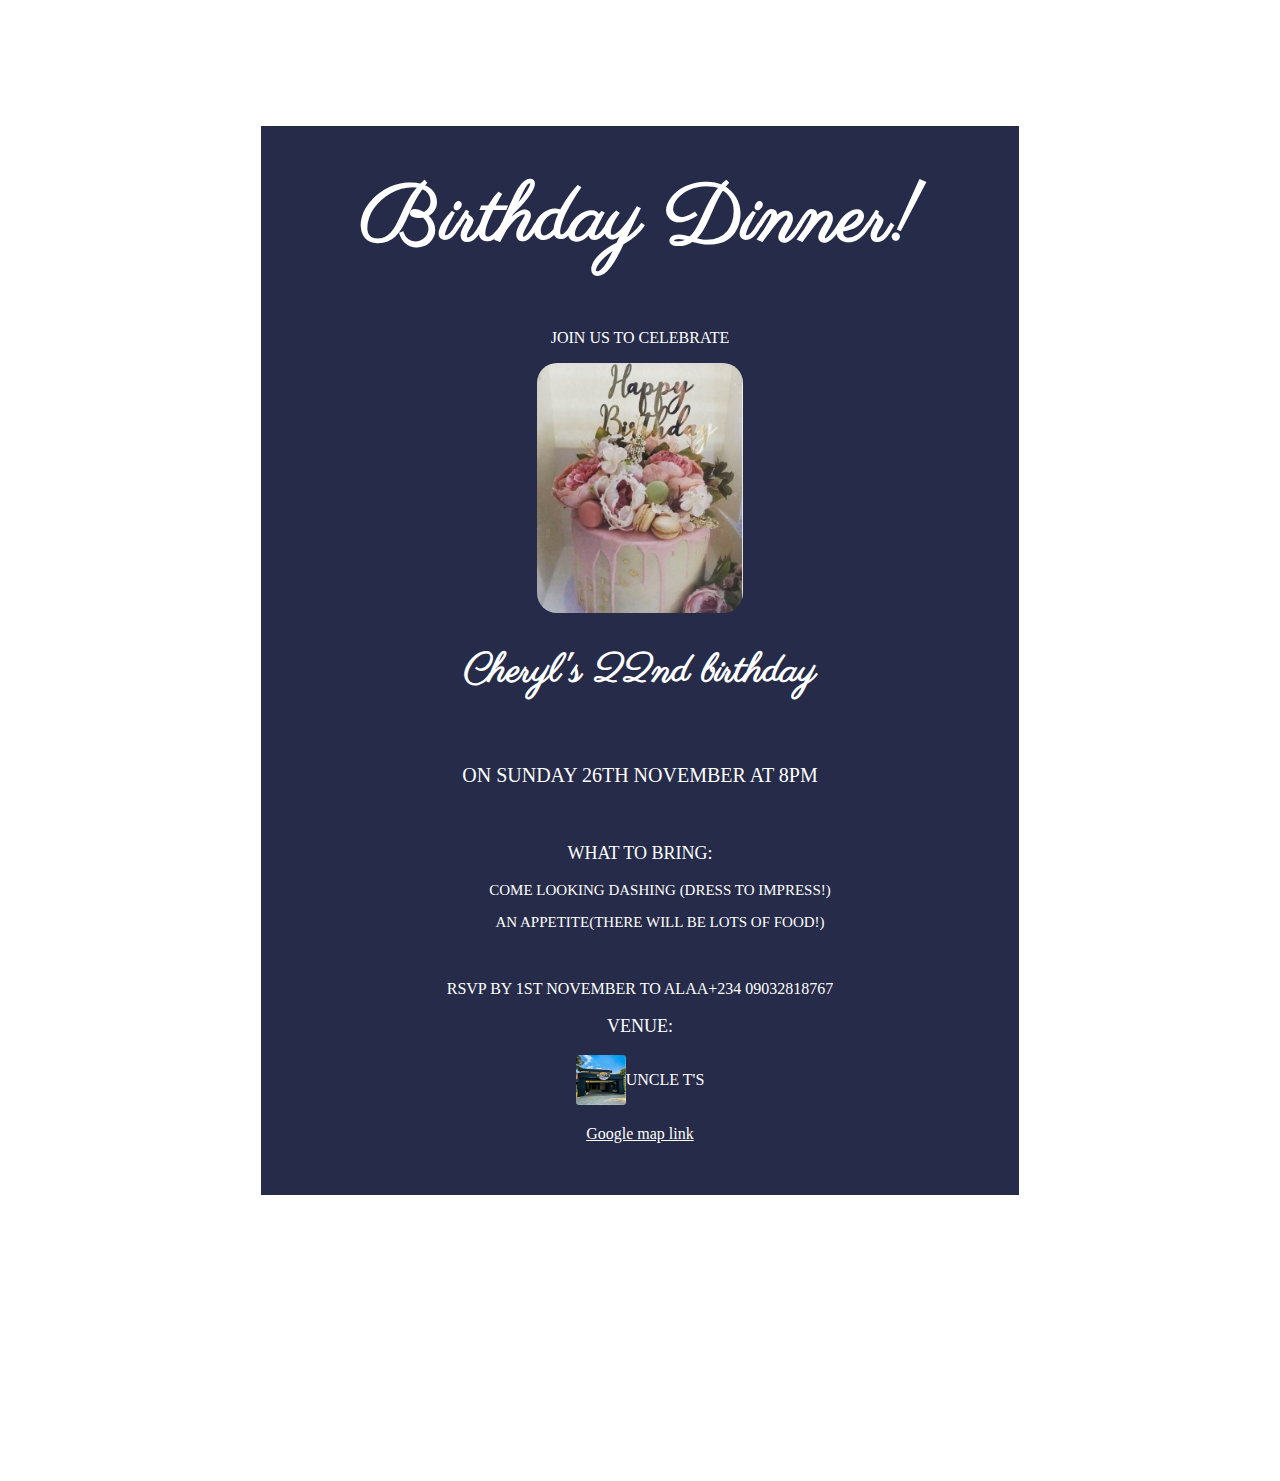
<file: profolio work/birthday-invite.html>
<!DOCTYPE html>
<html lang="en">
  <head>
    <meta charset="UTF-8" />
    <meta name="viewport" content="width=device-width, initial-scale=1.0" />
    <title>Cindy's birthday invitation</title>
    <link rel="preconnect" href="https://fonts.googleapis.com">
<link rel="preconnect" href="https://fonts.gstatic.com" crossorigin>
<link href="https://fonts.googleapis.com/css2?family=Caveat&family=Parisienne&family=Playfair+Display:wght@500&display=swap" rel="stylesheet">
    
    <style>
    body{
      color: white;
    }

      header {
        text-align: center;
      
        font-size: 60px;
        
      }
      .pop{
        font-family: 'Parisienne', cursive;

      }
      
      
      #november {
        font-size: 15px;
      
        text-align: center;
        margin-top: -20px;
        
      }

      #viss {
        text-align: center;
      }
      #image {
        border-radius: 20px;
      }

      
      #map {
        border-radius: 3px;
        height: 50px;
        width: 50px;
      }

      .rights {
        text-align: center;
        
      }
    
      .google {
        font-family: "Libre Baskerville", serif;
      }
      .container {
        
        background-color: #252B48;
        justify-content: center;
        text-align: center;
        margin-top: 10%;
        margin-bottom: 20%;
        margin-left: 20%;
        margin-right: 20%;
        
       
      }
      .flex-container{
        display: flex;
        justify-content: center;
      }
    </style>
  </head>
  <body>
    <div class="container">
      <div id="viss">
        <h1 class="pop" style="font-size: 80px; padding-top:40px ; padding-bottom: 0;">Birthday Dinner!</h1>
      
       <p class="text">JOIN US TO CELEBRATE</p>
     
        <img
          id="image"
          src="../assets copy/assets/images/cake2.jpg"
          height="250"
          alt=" light-pink birthday cake with flowers"
        />
      </div>
      <P><h1 class="pop" style="font-size: 40px;">Cheryl's 22nd birthday</h1></P>

      <br>
      <p class="text" style="font-size: 20px;">ON SUNDAY 26TH NOVEMBER AT 8PM</p>
      <br>
      <p class="text" style="font-size: 18px;">WHAT TO BRING:</p>
      <ul style="font-size: 15px;">
        <p>COME LOOKING DASHING (DRESS TO IMPRESS!)</li>
        <p>AN APPETITE(THERE WILL BE LOTS OF FOOD!)</li>
        
      </ul>
      <br>
      <p class="text">RSVP BY 1ST NOVEMBER TO ALAA+234 09032818767</p>
      <p class="text" style="font-size: 18px;">VENUE:</p>

      <div class="flex-container">
        <div>
          <img
            id="map"
            src="../assets copy/assets/images/unclets.jpg"
            height="280"
            alt="outside view of uncle t's restaurant"
          />
        </div>
        
        <div>
            <p class="text" >UNCLE T'S</p>
        </div>
  
      </div>
      <p>
        <a class="text" style="color: white;"
          class="google"
          href="https://www.google.com/maps/place/Uncle+T%E2%80%99s/@9.0754447,7.4136917,17z/data=!3m1!4b1!4m6!3m5!1s0x104e7536c53c5aa9:0xb28baa4ec39fd087!8m2!3d9.0754447!4d7.4162666!16s%2Fg%2F11q2ywy2lh?entry=ttu"
          >Google map link</a
        >
      </p>
      <br />
      <br />
    </div>
    <footer>
      <p class="rights">© Cindy Ekaji Mgbe. All rights reserved.</p>
    </footer>
  </body>
</html>
</file>
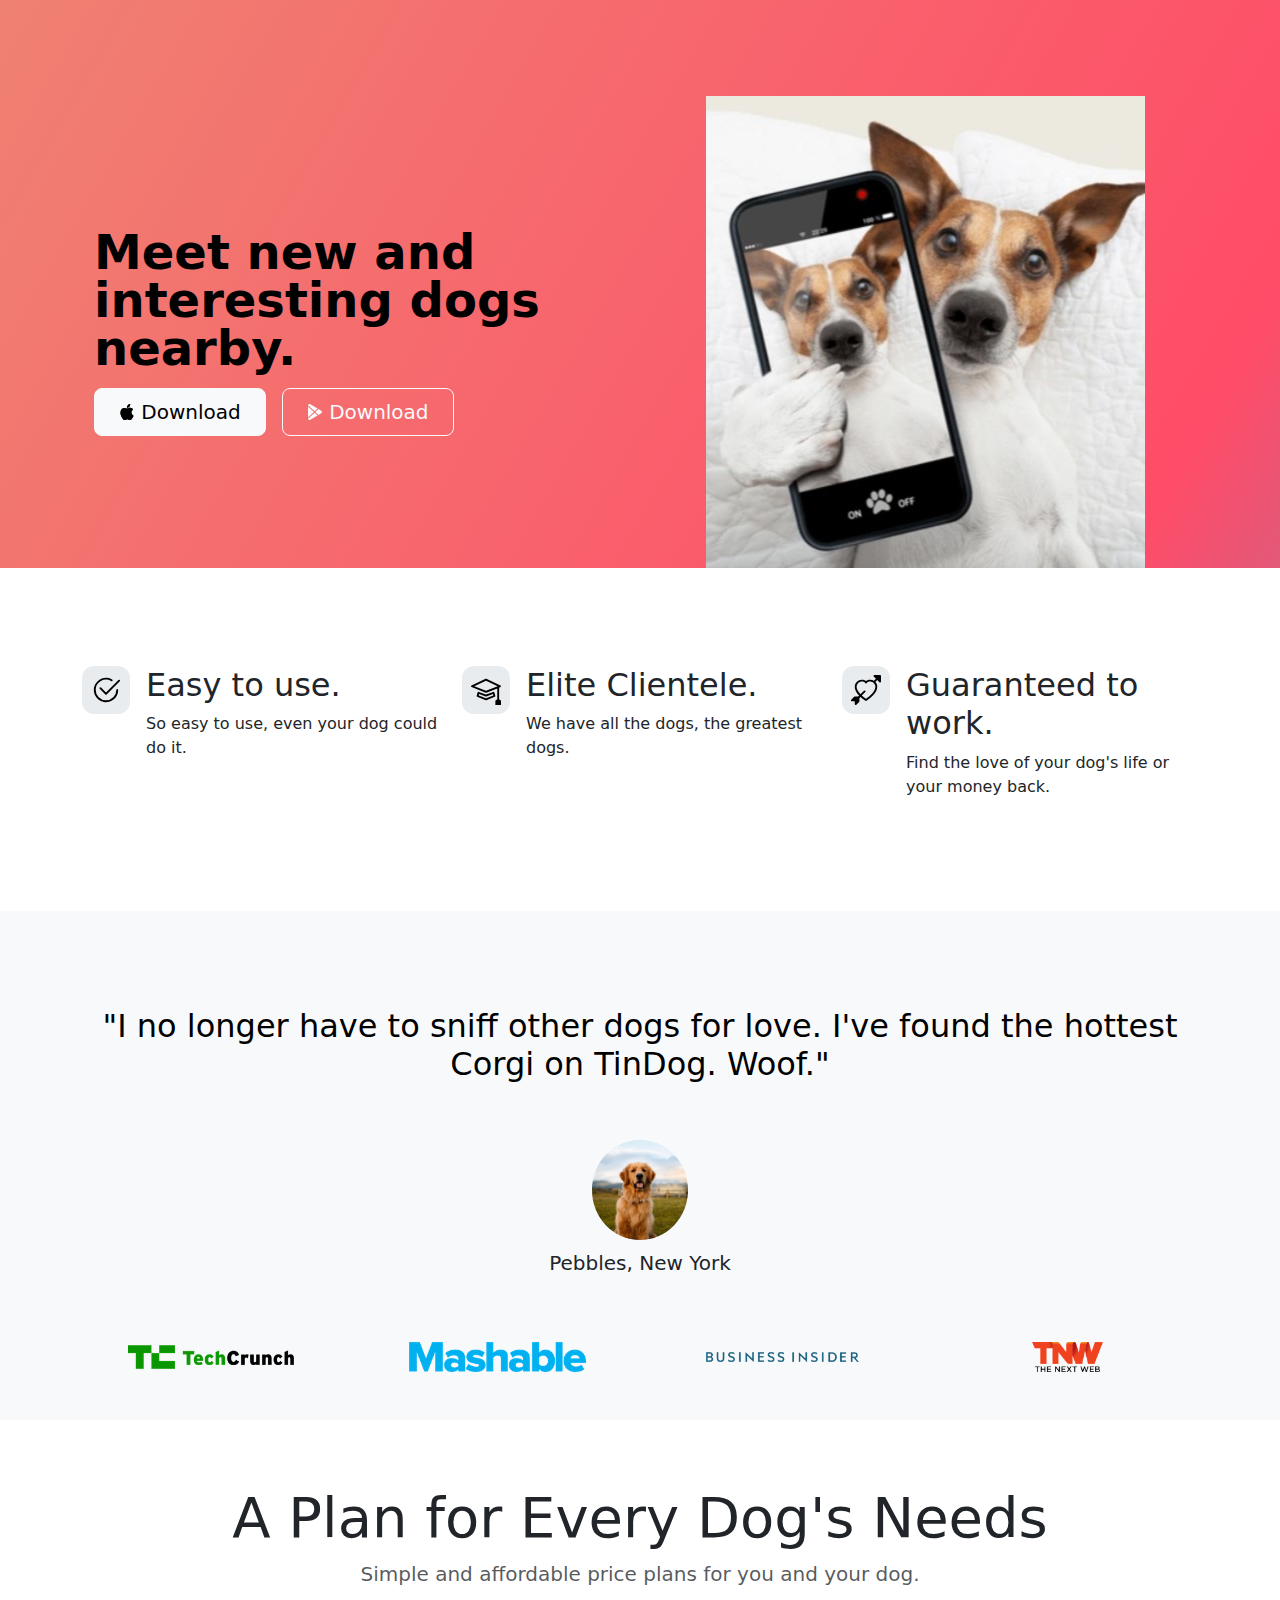
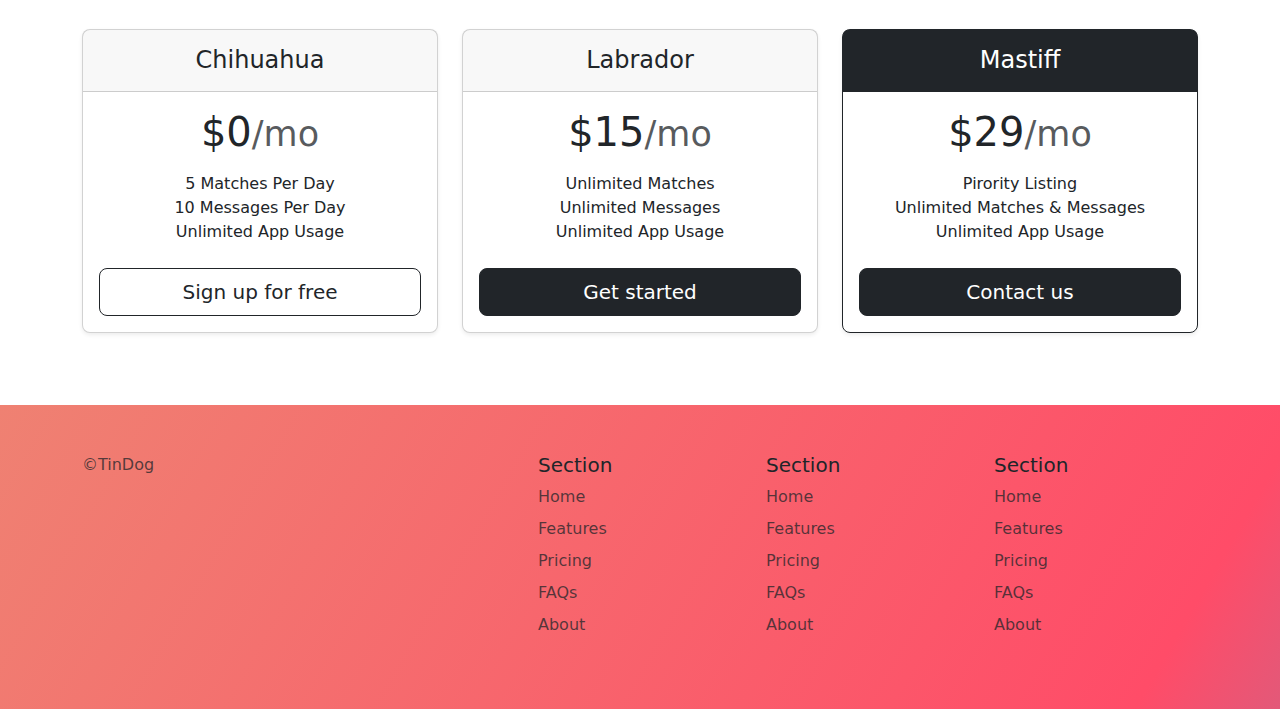
<file: profolio work/canine.html>
<!DOCTYPE html>
<html lang="en">
  <head>
    <meta charset="UTF-8" />
    <meta name="viewport" content="width=device-width, initial-scale=1.0" />
    <title>Canine</title>
    <link
      href="https://cdn.jsdelivr.net/npm/bootstrap@5.3.3/dist/css/bootstrap.min.css"
      rel="stylesheet"
      integrity="sha384-QWTKZyjpPEjISv5WaRU9OFeRpok6YctnYmDr5pNlyT2bRjXh0JMhjY6hW+ALEwIH"
      crossorigin="anonymous"
    />
    <link rel="stylesheet" href="../css/canine.css" />
  </head>

  <body>
    <!-- Title -->
    <section id="title" class="gradient-background">
      <div class="container col-xxl-8 px-4 pt-5">
        <div class="row flex-lg-row-reverse align-items-center g-5 pt-5">
          <div class="col-10 col-sm-8 col-lg-6">
            <img
              src="../assets copy/assets/images/dogselfie.jpg"
              class="d-block mx-lg-auto img-fluid"
              alt="dog"
              height="200"
              loading="lazy"
            />
          </div>
          <div class="col-lg-6">
            <h1 class="display-5 fw-bold text-body-emphasis lh-1 mb-3">
              Meet new and interesting dogs nearby.
            </h1>

            <div class="d-grid gap-2 d-md-flex justify-content-md-start">
              <button type="button" class="btn btn-light btn-lg px-4 me-md-2">
                <svg
                  xmlns="http://www.w3.org/2000/svg"
                  width="16"
                  height="16"
                  fill="currentColor"
                  class="bi bi-apple mb-1"
                  viewBox="0 0 16 16"
                >
                  <path
                    d="M11.182.008C11.148-.03 9.923.023 8.857 1.18c-1.066 1.156-.902 2.482-.878 2.516.024.034 1.52.087 2.475-1.258.955-1.345.762-2.391.728-2.43Zm3.314 11.733c-.048-.096-2.325-1.234-2.113-3.422.212-2.189 1.675-2.789 1.698-2.854.023-.065-.597-.79-1.254-1.157a3.692 3.692 0 0 0-1.563-.434c-.108-.003-.483-.095-1.254.116-.508.139-1.653.589-1.968.607-.316.018-1.256-.522-2.267-.665-.647-.125-1.333.131-1.824.328-.49.196-1.422.754-2.074 2.237-.652 1.482-.311 3.83-.067 4.56.244.729.625 1.924 1.273 2.796.576.984 1.34 1.667 1.659 1.899.319.232 1.219.386 1.843.067.502-.308 1.408-.485 1.766-.472.357.013 1.061.154 1.782.539.571.197 1.111.115 1.652-.105.541-.221 1.324-1.059 2.238-2.758.347-.79.505-1.217.473-1.282Z"
                  />
                  <path
                    d="M11.182.008C11.148-.03 9.923.023 8.857 1.18c-1.066 1.156-.902 2.482-.878 2.516.024.034 1.52.087 2.475-1.258.955-1.345.762-2.391.728-2.43Zm3.314 11.733c-.048-.096-2.325-1.234-2.113-3.422.212-2.189 1.675-2.789 1.698-2.854.023-.065-.597-.79-1.254-1.157a3.692 3.692 0 0 0-1.563-.434c-.108-.003-.483-.095-1.254.116-.508.139-1.653.589-1.968.607-.316.018-1.256-.522-2.267-.665-.647-.125-1.333.131-1.824.328-.49.196-1.422.754-2.074 2.237-.652 1.482-.311 3.83-.067 4.56.244.729.625 1.924 1.273 2.796.576.984 1.34 1.667 1.659 1.899.319.232 1.219.386 1.843.067.502-.308 1.408-.485 1.766-.472.357.013 1.061.154 1.782.539.571.197 1.111.115 1.652-.105.541-.221 1.324-1.059 2.238-2.758.347-.79.505-1.217.473-1.282Z"
                  />
                </svg>
                Download
              </button>
              <button type="button" class="btn btn-outline-light btn-lg px-4">
                <svg
                  xmlns="http://www.w3.org/2000/svg"
                  width="16"
                  height="16"
                  fill="currentColor"
                  class="bi bi-google-play mb-1"
                  viewBox="0 0 16 16"
                >
                  <path
                    d="M14.222 9.374c1.037-.61 1.037-2.137 0-2.748L11.528 5.04 8.32 8l3.207 2.96 2.694-1.586Zm-3.595 2.116L7.583 8.68 1.03 14.73c.201 1.029 1.36 1.61 2.303 1.055l7.294-4.295ZM1 13.396V2.603L6.846 8 1 13.396ZM1.03 1.27l6.553 6.05 3.044-2.81L3.333.215C2.39-.341 1.231.24 1.03 1.27Z"
                  />
                </svg>
                Download
              </button>
            </div>
          </div>
        </div>
      </div>
    </section>
    <!-- Features -->
    <section id="features">
      <div class="container mt-5">
        <div class="row g-4 py-5 row-cols-1 row-cols-lg-3">
          <div class="col d-flex align-items-start">
            <div
              class="icon-square text-body-emphasis bg-body-secondary d-inline-flex align-items-center justify-content-center fs-4 flex-shrink-0 me-3"
            >
              <svg
                xmlns="http://www.w3.org/2000/svg"
                height="30"
                fill="currentColor"
                class="bi bi-check2-circle"
                viewBox="0 0 16 16"
              >
                <path
                  d="M2.5 8a5.5 5.5 0 0 1 8.25-4.764.5.5 0 0 0 .5-.866A6.5 6.5 0 1 0 14.5 8a.5.5 0 0 0-1 0 5.5 5.5 0 1 1-11 0z"
                />
                <path
                  d="M15.354 3.354a.5.5 0 0 0-.708-.708L8 9.293 5.354 6.646a.5.5 0 1 0-.708.708l3 3a.5.5 0 0 0 .708 0l7-7z"
                />
              </svg>
            </div>
            <div>
              <h3 class="fs-2">Easy to use.</h3>
              <p>So easy to use, even your dog could do it.</p>
            </div>
          </div>
          <div class="col d-flex align-items-start">
            <div
              class="icon-square text-body-emphasis bg-body-secondary d-inline-flex align-items-center justify-content-center fs-4 flex-shrink-0 me-3"
            >
              <svg
                xmlns="http://www.w3.org/2000/svg"
                height="30"
                fill="currentColor"
                class="bi bi-mortarboard"
                viewBox="0 0 16 16"
              >
                <path
                  d="M8.211 2.047a.5.5 0 0 0-.422 0l-7.5 3.5a.5.5 0 0 0 .025.917l7.5 3a.5.5 0 0 0 .372 0L14 7.14V13a1 1 0 0 0-1 1v2h3v-2a1 1 0 0 0-1-1V6.739l.686-.275a.5.5 0 0 0 .025-.917l-7.5-3.5ZM8 8.46 1.758 5.965 8 3.052l6.242 2.913L8 8.46Z"
                ></path>
                <path
                  d="M4.176 9.032a.5.5 0 0 0-.656.327l-.5 1.7a.5.5 0 0 0 .294.605l4.5 1.8a.5.5 0 0 0 .372 0l4.5-1.8a.5.5 0 0 0 .294-.605l-.5-1.7a.5.5 0 0 0-.656-.327L8 10.466 4.176 9.032Zm-.068 1.873.22-.748 3.496 1.311a.5.5 0 0 0 .352 0l3.496-1.311.22.748L8 12.46l-3.892-1.556Z"
                ></path>
              </svg>
            </div>
            <div>
              <h3 class="fs-2">Elite Clientele.</h3>
              <p>We have all the dogs, the greatest dogs.</p>
            </div>
          </div>
          <div class="col d-flex align-items-start">
            <div
              class="icon-square text-body-emphasis bg-body-secondary d-inline-flex align-items-center justify-content-center fs-4 flex-shrink-0 me-3"
            >
              <svg
                xmlns="http://www.w3.org/2000/svg"
                height="30"
                fill="currentColor"
                class="bi bi-arrow-through-heart"
                viewBox="0 0 16 16"
              >
                <path
                  fill-rule="evenodd"
                  d="M2.854 15.854A.5.5 0 0 1 2 15.5V14H.5a.5.5 0 0 1-.354-.854l1.5-1.5A.5.5 0 0 1 2 11.5h1.793l.53-.53c-.771-.802-1.328-1.58-1.704-2.32-.798-1.575-.775-2.996-.213-4.092C3.426 2.565 6.18 1.809 8 3.233c1.25-.98 2.944-.928 4.212-.152L13.292 2 12.147.854A.5.5 0 0 1 12.5 0h3a.5.5 0 0 1 .5.5v3a.5.5 0 0 1-.854.354L14 2.707l-1.006 1.006c.236.248.44.531.6.845.562 1.096.585 2.517-.213 4.092-.793 1.563-2.395 3.288-5.105 5.08L8 13.912l-.276-.182a21.86 21.86 0 0 1-2.685-2.062l-.539.54V14a.5.5 0 0 1-.146.354l-1.5 1.5Zm2.893-4.894A20.419 20.419 0 0 0 8 12.71c2.456-1.666 3.827-3.207 4.489-4.512.679-1.34.607-2.42.215-3.185-.817-1.595-3.087-2.054-4.346-.761L8 4.62l-.358-.368c-1.259-1.293-3.53-.834-4.346.761-.392.766-.464 1.845.215 3.185.323.636.815 1.33 1.519 2.065l1.866-1.867a.5.5 0 1 1 .708.708L5.747 10.96Z"
                ></path>
              </svg>
            </div>
            <div>
              <h3 class="fs-2">Guaranteed to work.</h3>
              <p>Find the love of your dog's life or your money back.</p>
            </div>
          </div>
        </div>
      </div>
    </section>
    <!-- Testimonial -->
    <section id="testimonial">
      <section id="testimonial">
        <div class="my-5">
          <div class="p-5 text-center bg-body-tertiary">
            <div class="container py-5">
              <h2 class="text-body-emphasis">
                "I no longer have to sniff other dogs for love. I've found the
                hottest Corgi on TinDog. Woof."
              </h2>
              <img
                class="profile-img mt-5"
                src="../assets copy/assets/images/goldenretriver.jpg"
                alt="dog image"
              />
              <p class="col-lg-8 mx-auto lead mt-2">Pebbles, New York</p>
            </div>

            <div class="container">
              <div class="row">
                <div class="col-lg-3 col-sm-12">
                  <img
                    src="../assets copy/assets/images/techcrunch.png"
                    alt="techcrunch"
                    height="30"
                  />
                </div>
                <div class="col-lg-3 col-sm-12">
                  <img
                    src="../assets copy/assets/images/mashable.png"
                    alt="mashable"
                    height="30"
                  />
                </div>
                <div class="col-lg-3 col-sm-12">
                  <img
                    src="../assets copy/assets/images/bizinsider.png"
                    alt="bizinsider"
                    height="30"
                  />
                </div>
                <div class="col-lg-3 col-sm-12">
                  <img
                    src="../assets copy/assets/images/tnw.png"
                    alt="tnw"
                    height="30"
                  />
                </div>
              </div>
            </div>
          </div>
        </div>
      </section>
    </section>
    <!-- Pricing -->
    <section id="pricing">
      <div class="container">
        <div class="pricing-header p-3 pb-md-4 mx-auto text-center">
          <h2 class="display-4 fw-normal">A Plan for Every Dog's Needs</h2>
          <p class="fs-5 text-body-secondary">
            Simple and affordable price plans for you and your dog.
          </p>
        </div>

        <div class="row row-cols-1 row-cols-md-3 mb-3 text-center">
          <div class="col">
            <div class="card mb-4 rounded-3 shadow-sm">
              <div class="card-header py-3">
                <h4 class="my-0 fw-normal">Chihuahua</h4>
              </div>
              <div class="card-body">
                <h1 class="card-title pricing-card-title">
                  $0<small class="text-body-secondary fw-light">/mo</small>
                </h1>
                <ul class="list-unstyled mt-3 mb-4">
                  <li>5 Matches Per Day</li>
                  <li>10 Messages Per Day</li>
                  <li>Unlimited App Usage</li>
                </ul>
                <button type="button" class="w-100 btn btn-lg btn-outline-dark">
                  Sign up for free
                </button>
              </div>
            </div>
          </div>
          <div class="col">
            <div class="card mb-4 rounded-3 shadow-sm">
              <div class="card-header py-3">
                <h4 class="my-0 fw-normal">Labrador</h4>
              </div>
              <div class="card-body">
                <h1 class="card-title pricing-card-title">
                  $15<small class="text-body-secondary fw-light">/mo</small>
                </h1>
                <ul class="list-unstyled mt-3 mb-4">
                  <li>Unlimited Matches</li>
                  <li>Unlimited Messages</li>
                  <li>Unlimited App Usage</li>
                </ul>
                <button type="button" class="w-100 btn btn-lg btn-dark">
                  Get started
                </button>
              </div>
            </div>
          </div>
          <div class="col">
            <div class="card mb-4 rounded-3 shadow-sm border-dark">
              <div class="card-header py-3 text-bg-dark border-dark">
                <h4 class="my-0 fw-normal">Mastiff</h4>
              </div>
              <div class="card-body">
                <h1 class="card-title pricing-card-title">
                  $29<small class="text-body-secondary fw-light">/mo</small>
                </h1>
                <ul class="list-unstyled mt-3 mb-4">
                  <li>Pirority Listing</li>
                  <li>Unlimited Matches & Messages</li>
                  <li>Unlimited App Usage</li>
                </ul>
                <button type="button" class="w-100 btn btn-lg btn-dark">
                  Contact us
                </button>
              </div>
            </div>
          </div>
        </div>
      </div>
    </section>
    <!-- Footer -->
    <section id="footer" class="gradient-background">
      <div class="container">
        <footer class="row row-cols-1 row-cols-sm-2 row-cols-md-5 py-5 mt-5">
          <div class="col mb-3">
            <p class="text-body-secondary">©TinDog</p>
          </div>

          <div class="col mb-3"></div>

          <div class="col mb-3">
            <h5>Section</h5>
            <ul class="nav flex-column">
              <li class="nav-item mb-2">
                <a href="#" class="nav-link p-0 text-body-secondary">Home</a>
              </li>
              <li class="nav-item mb-2">
                <a href="#" class="nav-link p-0 text-body-secondary"
                  >Features</a
                >
              </li>
              <li class="nav-item mb-2">
                <a href="#" class="nav-link p-0 text-body-secondary">Pricing</a>
              </li>
              <li class="nav-item mb-2">
                <a href="#" class="nav-link p-0 text-body-secondary">FAQs</a>
              </li>
              <li class="nav-item mb-2">
                <a href="#" class="nav-link p-0 text-body-secondary">About</a>
              </li>
            </ul>
          </div>

          <div class="col mb-3">
            <h5>Section</h5>
            <ul class="nav flex-column">
              <li class="nav-item mb-2">
                <a href="#" class="nav-link p-0 text-body-secondary">Home</a>
              </li>
              <li class="nav-item mb-2">
                <a href="#" class="nav-link p-0 text-body-secondary"
                  >Features</a
                >
              </li>
              <li class="nav-item mb-2">
                <a href="#" class="nav-link p-0 text-body-secondary">Pricing</a>
              </li>
              <li class="nav-item mb-2">
                <a href="#" class="nav-link p-0 text-body-secondary">FAQs</a>
              </li>
              <li class="nav-item mb-2">
                <a href="#" class="nav-link p-0 text-body-secondary">About</a>
              </li>
            </ul>
          </div>

          <div class="col mb-3">
            <h5>Section</h5>
            <ul class="nav flex-column">
              <li class="nav-item mb-2">
                <a href="#" class="nav-link p-0 text-body-secondary">Home</a>
              </li>
              <li class="nav-item mb-2">
                <a href="#" class="nav-link p-0 text-body-secondary"
                  >Features</a
                >
              </li>
              <li class="nav-item mb-2">
                <a href="#" class="nav-link p-0 text-body-secondary">Pricing</a>
              </li>
              <li class="nav-item mb-2">
                <a href="#" class="nav-link p-0 text-body-secondary">FAQs</a>
              </li>
              <li class="nav-item mb-2">
                <a href="#" class="nav-link p-0 text-body-secondary">About</a>
              </li>
            </ul>
          </div>
        </footer>
      </div>
    </section>
    <script
      src="https://cdn.jsdelivr.net/npm/bootstrap@5.3.3/dist/js/bootstrap.bundle.min.js"
      integrity="sha384-YvpcrYf0tY3lHB60NNkmXc5s9fDVZLESaAA55NDzOxhy9GkcIdslK1eN7N6jIeHz"
      crossorigin="anonymous"
    ></script>
  </body>
</html>
</file>
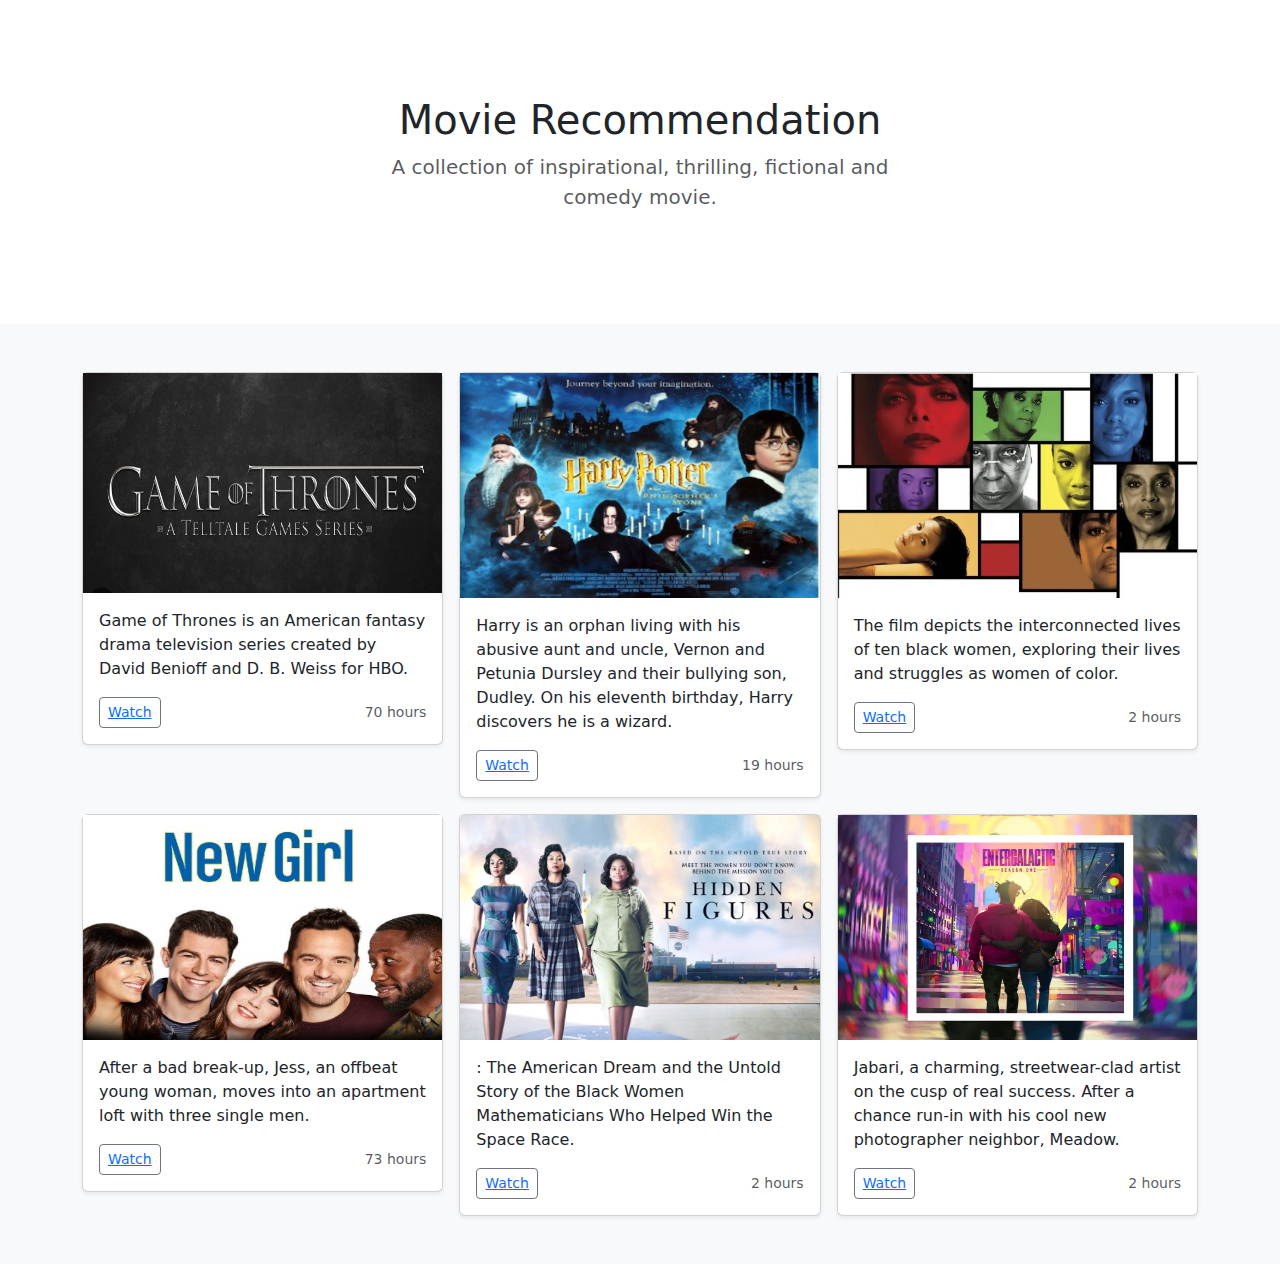
<file: profolio work/movieranking.html>
<!DOCTYPE html>
<html lang="en">
  <head>
    <meta charset="UTF-8" />
    <meta name="viewport" content="width=device-width, initial-scale=1.0" />
    <title>Document</title>
    <link
      href="https://cdn.jsdelivr.net/npm/bootstrap@5.3.3/dist/css/bootstrap.min.css"
      rel="stylesheet"
      integrity="sha384-QWTKZyjpPEjISv5WaRU9OFeRpok6YctnYmDr5pNlyT2bRjXh0JMhjY6hW+ALEwIH"
      crossorigin="anonymous"
    />
  </head>

  <body>
    <main>
      <section class="py-5 text-center container">
        <div class="row py-lg-5">
          <div class="col-lg-6 col-md-8 mx-auto">
            <h1 class="fw-light">Movie Recommendation</h1>
            <p class="lead text-body-secondary">
              A collection of inspirational, thrilling, fictional and comedy
              movie.
            </p>
          </div>
        </div>
      </section>

      <div class="album py-5 bg-body-tertiary">
        <div class="container">
          <div class="row row-cols-1 row-cols-sm-2 row-cols-md-3 g-3">
            <div class="col">
              <div class="card shadow-sm">
                <img
                  src="../assets copy/assets/images/games.jpg"
                  alt="an iron throne made od swords"
                  height="220"
                  width="100%"
                />
                <div class="card-body">
                  <p class="card-text">
                    Game of Thrones is an American fantasy drama television
                    series created by David Benioff and D. B. Weiss for HBO.
                  </p>
                  <div
                    class="d-flex justify-content-between align-items-center"
                  >
                    <div class="btn-group">
                      <button
                        type="button"
                        class="btn btn-sm btn-outline-secondary"
                      >
                        <a href="https://www.hbo.com/game-of-thrones">Watch</a>
                      </button>
                    </div>
                    <small class="text-body-secondary">70 hours</small>
                  </div>
                </div>
              </div>
            </div>
            <div class="col">
              <div class="card shadow-sm">
                <img
                  src="../assets copy/assets/images/harrypotter.jpg"
                  alt="three friends standing"
                  height="225"
                  width="100%"
                />
                <div class="card-body">
                  <p class="card-text">
                    Harry is an orphan living with his abusive aunt and uncle,
                    Vernon and Petunia Dursley and their bullying son, Dudley.
                    On his eleventh birthday, Harry discovers he is a wizard.
                  </p>
                  <div
                    class="d-flex justify-content-between align-items-center"
                  >
                    <div class="btn-group">
                      <button
                        type="button"
                        class="btn btn-sm btn-outline-secondary"
                      >
                        <a href="https://www.hbo.com/movies">Watch</a>
                      </button>
                    </div>
                    <small class="text-body-secondary">19 hours</small>
                  </div>
                </div>
              </div>
            </div>
            <div class="col">
              <div class="card shadow-sm">
                <img
                  src="../assets copy/assets/images/colored.jpg"
                  alt="four colored girls"
                  width="100%"
                  height="225"
                />
                <div class="card-body">
                  <p class="card-text">
                    The film depicts the interconnected lives of ten black
                    women, exploring their lives and struggles as women of
                    color.
                  </p>
                  <div
                    class="d-flex justify-content-between align-items-center"
                  >
                    <div class="btn-group">
                      <button
                        type="button"
                        class="btn btn-sm btn-outline-secondary"
                      >
                        <a
                          href="https://www.netflixmovies.com/for-colored-girls-2010#:~:text=Each%20of%20the%20women%20portray,women%20of%20color%20in%20particular."
                          >Watch</a
                        >
                      </button>
                    </div>
                    <small class="text-body-secondary">2 hours</small>
                  </div>
                </div>
              </div>
            </div>

            <div class="col">
              <div class="card shadow-sm">
                <img
                  src="../assets copy/assets/images/newgirl.jpg"
                  alt="three boy and two girls trying to get ready"
                  width="100%"
                  height="225"
                />
                <div class="card-body">
                  <p class="card-text">
                    After a bad break-up, Jess, an offbeat young woman, moves
                    into an apartment loft with three single men.
                  </p>
                  <div
                    class="d-flex justify-content-between align-items-center"
                  >
                    <div class="btn-group">
                      <button
                        type="button"
                        class="btn btn-sm btn-outline-secondary"
                      >
                        <a
                          href="https://www.tvguide.com/tvshows/new-girl/1000391147/#:~:text=How%20to%20Watch%20New%20Girl,%2C%20Google%20Play%2C%20and%20Vudu."
                          >Watch</a
                        >
                      </button>
                    </div>
                    <small class="text-body-secondary">73 hours</small>
                  </div>
                </div>
              </div>
            </div>
            <div class="col">
              <div class="card shadow-sm">
                <img
                  src="../assets copy/assets/images/figures.jpg"
                  alt="three black woman walking forward"
                  width="100%"
                  height="225"
                />
                <div class="card-body">
                  <p class="card-text">
                    : The American Dream and the Untold Story of the Black Women
                    Mathematicians Who Helped Win the Space Race.
                  </p>
                  <div
                    class="d-flex justify-content-between align-items-center"
                  >
                    <div class="btn-group">
                      <button
                        type="button"
                        class="btn btn-sm btn-outline-secondary"
                      >
                        <a
                          href="https://www.tvguide.com/movies/hidden-figures/2030223371/#:~:text=Right%20now%20you%20can%20watch,Figures%20for%20free%20on%20Tubi."
                          >Watch</a
                        >
                      </button>
                    </div>
                    <small class="text-body-secondary">2 hours</small>
                  </div>
                </div>
              </div>
            </div>
            <div class="col">
              <div class="card shadow-sm">
                <img
                  src="../assets copy/assets/images/enter.jpg"
                  alt=" couples holding each other on the street"
                  width="100%"
                  height="225"
                />
                <div class="card-body">
                  <p class="card-text">
                    Jabari, a charming, streetwear-clad artist on the cusp of
                    real success. After a chance run-in with his cool new
                    photographer neighbor, Meadow.
                  </p>
                  <div
                    class="d-flex justify-content-between align-items-center"
                  >
                    <div class="btn-group">
                      <button
                        type="button"
                        class="btn btn-sm btn-outline-secondary"
                      >
                        <a href="https://www.netflix.com/ng/title/81053303"
                          >Watch</a
                        >
                      </button>
                    </div>
                    <small class="text-body-secondary">2 hours</small>
                  </div>
                </div>
              </div>
            </div>
          </div>
        </div>
      </div>
    </main>
    <script
      src="https://cdn.jsdelivr.net/npm/bootstrap@5.3.3/dist/js/bootstrap.bundle.min.js"
      integrity="sha384-YvpcrYf0tY3lHB60NNkmXc5s9fDVZLESaAA55NDzOxhy9GkcIdslK1eN7N6jIeHz"
      crossorigin="anonymous"
    ></script>
  </body>
</html>
</file>
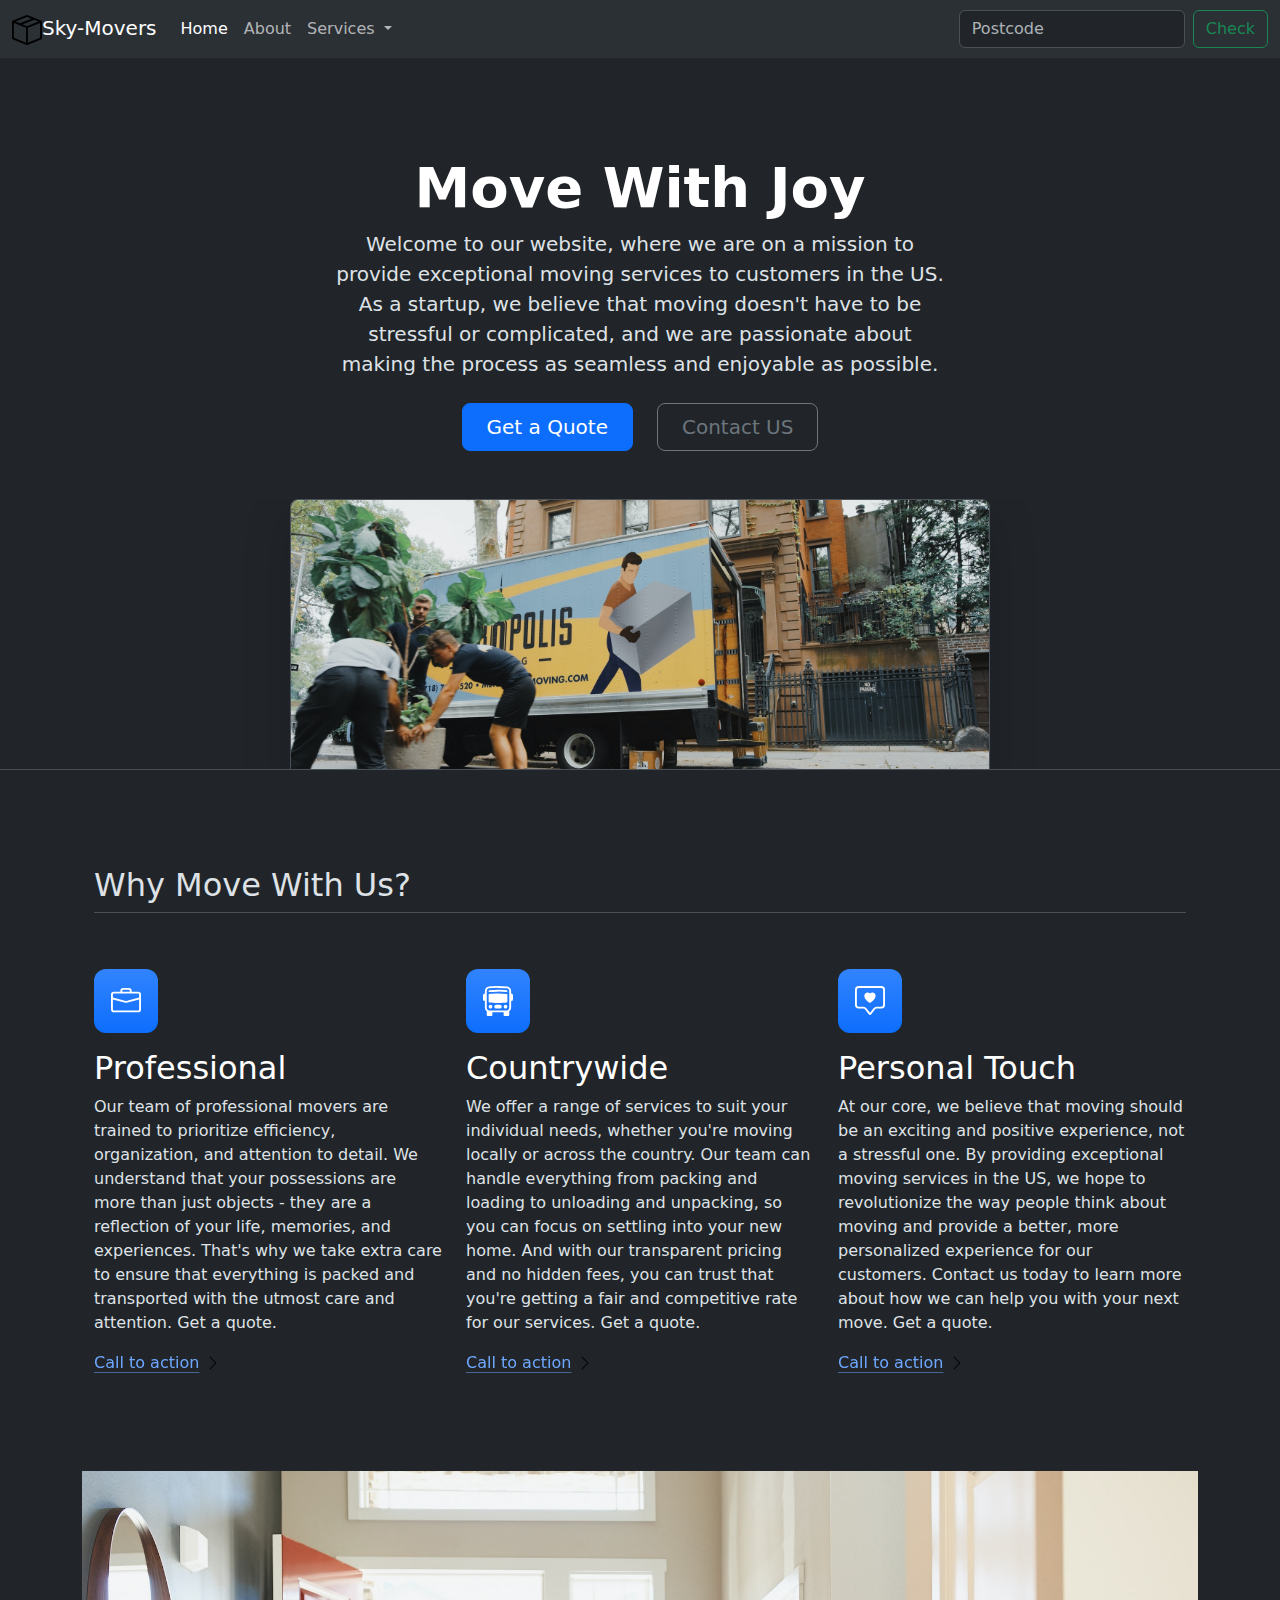
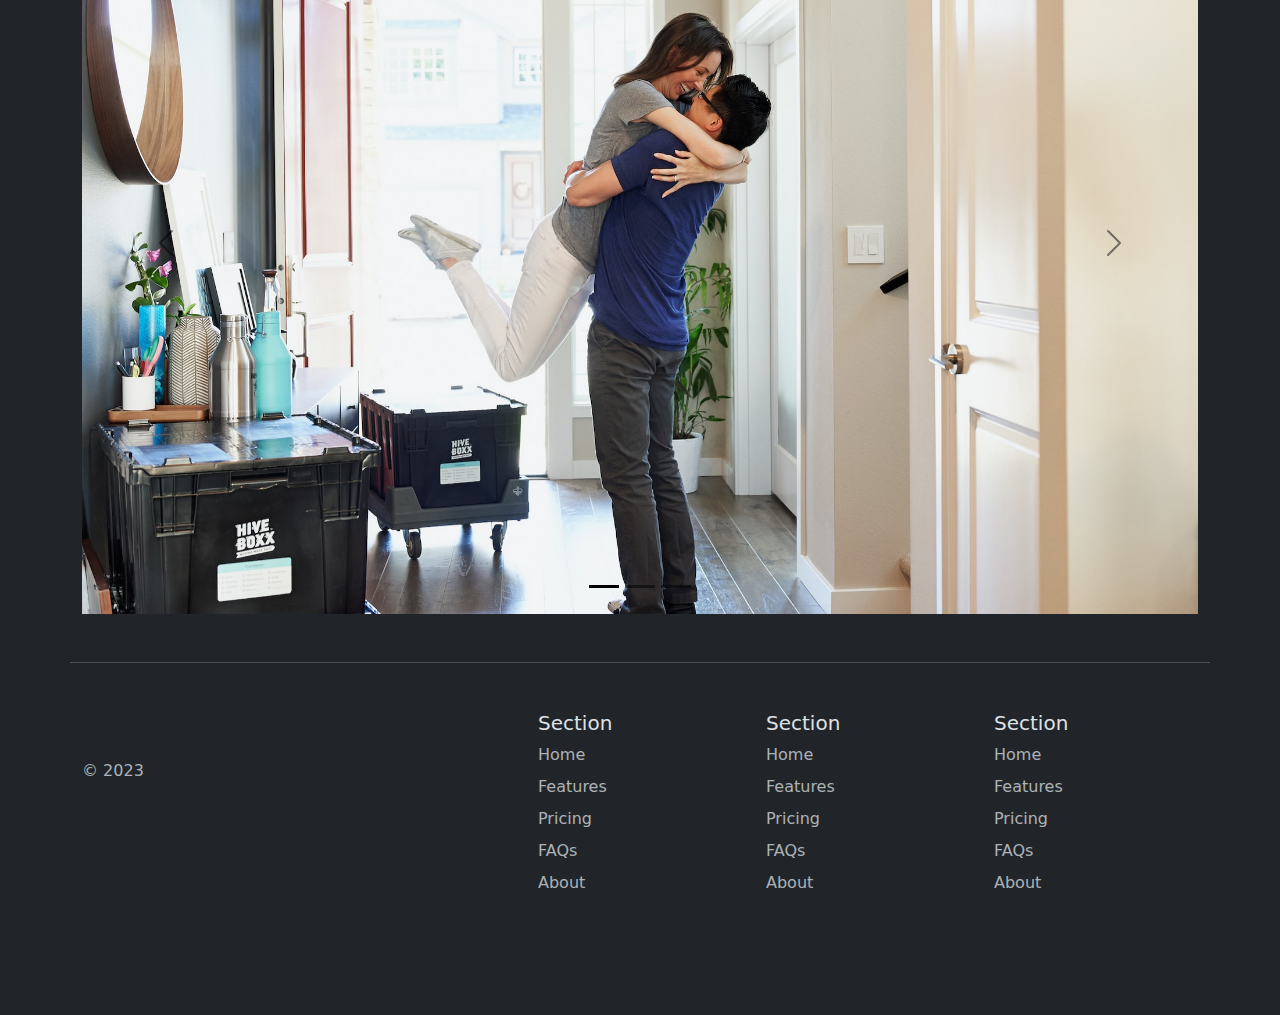
<file: profolio work/sky-movers.html>
<!DOCTYPE html>
<html lang="en" data-bs-theme="dark">
  <head>
    <meta charset="UTF-8" />
    <meta name="viewport" content="width=device-width, initial-scale=1.0" />
    <title>Sky-Movers</title>

    <link
      href="https://cdn.jsdelivr.net/npm/bootstrap@5.3.3/dist/css/bootstrap.min.css"
      rel="stylesheet"
      integrity="sha384-QWTKZyjpPEjISv5WaRU9OFeRpok6YctnYmDr5pNlyT2bRjXh0JMhjY6hW+ALEwIH"
      crossorigin="anonymous"
    />
    <style>
      .feature-icon {
        width: 4rem;
        height: 4rem;
        border-radius: 0.75rem;
      }
    </style>
  </head>

  <body>
    <nav class="navbar navbar-expand-lg bg-body-tertiary">
      <div class="container-fluid">
        <a class="navbar-brand" href="#"
          ><img
            src="../svg/box-seam.svg"
            height="30px"
            alt="move it brand icon"
          />Sky-Movers</a
        >
        <button
          class="navbar-toggler"
          type="button"
          data-bs-toggle="collapse"
          data-bs-target="#navbarSupportedContent"
          aria-controls="navbarSupportedContent"
          aria-expanded="false"
          aria-label="Toggle navigation"
        >
          <span class="navbar-toggler-icon"></span>
        </button>
        <div class="collapse navbar-collapse" id="navbarSupportedContent">
          <ul class="navbar-nav me-auto mb-2 mb-lg-0">
            <li class="nav-item">
              <a class="nav-link active" aria-current="page" href="#">Home</a>
            </li>
            <li class="nav-item">
              <a class="nav-link" href="#">About</a>
            </li>
            <li class="nav-item dropdown">
              <a
                class="nav-link dropdown-toggle"
                href="#"
                role="button"
                data-bs-toggle="dropdown"
                aria-expanded="false"
              >
                Services
              </a>
              <ul class="dropdown-menu">
                <li><a class="dropdown-item" href="#">Action</a></li>
                <li><a class="dropdown-item" href="#">Another action</a></li>
                <li><hr class="dropdown-divider" /></li>
                <li>
                  <a class="dropdown-item" href="#">Something else here</a>
                </li>
              </ul>
            </li>
          </ul>
          <form class="d-flex" role="search">
            <input
              class="form-control me-2"
              type="search"
              placeholder="Postcode"
              aria-label="Search"
            />
            <button class="btn btn-outline-success" type="submit">Check</button>
          </form>
        </div>
      </div>
    </nav>
    <div class="px-4 pt-5 my-5 text-center border-bottom">
      <h1 class="display-4 fw-bold text-body-emphasis">Move With Joy</h1>
      <div class="col-lg-6 mx-auto">
        <p class="lead mb-4">
          Welcome to our website, where we are on a mission to provide
          exceptional moving services to customers in the US. As a startup, we
          believe that moving doesn't have to be stressful or complicated, and
          we are passionate about making the process as seamless and enjoyable
          as possible.
        </p>
        <div class="d-grid gap-2 d-sm-flex justify-content-sm-center mb-5">
          <button type="button" class="btn btn-primary btn-lg px-4 me-sm-3">
            Get a Quote
          </button>
          <button type="button" class="btn btn-outline-secondary btn-lg px-4">
            Contact US
          </button>
        </div>
      </div>
      <div class="overflow-hidden" style="max-height: 30vh">
        <div class="container px-5">
          <img
            src="../assets copy/assets/images/moving-van.jpg"
            class="img-fluid border rounded-3 shadow-lg mb-4"
            alt="Example image"
            width="700"
            height="500"
            loading="lazy"
          />
        </div>
      </div>
    </div>
    <div class="container px-4 py-5" id="featured-3">
      <h2 class="pb-2 border-bottom">Why Move With Us?</h2>
      <div class="row g-4 py-5 row-cols-1 row-cols-lg-3">
        <div class="feature col">
          <div
            class="feature-icon d-inline-flex align-items-center justify-content-center text-bg-primary bg-gradient fs-2 mb-3"
          >
            <img src="../svg/briefcase.svg" alt="briefcase" height="30" />
          </div>
          <h3 class="fs-2 text-body-emphasis">Professional</h3>
          <p>
            Our team of professional movers are trained to prioritize
            efficiency, organization, and attention to detail. We understand
            that your possessions are more than just objects - they are a
            reflection of your life, memories, and experiences. That's why we
            take extra care to ensure that everything is packed and transported
            with the utmost care and attention. Get a quote.
          </p>
          <a href="#" class="icon-link">
            Call to action
            <img src="../svg/chevron-right.svg" alt="chevron-right" />
          </a>
        </div>
        <div class="feature col">
          <div
            class="feature-icon d-inline-flex align-items-center justify-content-center text-bg-primary bg-gradient fs-2 mb-3"
          >
            <img src="../svg/bus-front.svg" alt=" bus front" height="30" />
          </div>
          <h3 class="fs-2 text-body-emphasis">Countrywide</h3>
          <p>
            We offer a range of services to suit your individual needs, whether
            you're moving locally or across the country. Our team can handle
            everything from packing and loading to unloading and unpacking, so
            you can focus on settling into your new home. And with our
            transparent pricing and no hidden fees, you can trust that you're
            getting a fair and competitive rate for our services. Get a quote.
          </p>
          <a href="#" class="icon-link">
            Call to action
            <img src="../svg/chevron-right.svg" alt="chevron-right" />
          </a>
        </div>
        <div class="feature col">
          <div
            class="feature-icon d-inline-flex align-items-center justify-content-center text-bg-primary bg-gradient fs-2 mb-3"
          >
            <img
              src="../svg/chat-square-heart.svg"
              alt="chat square heart"
              height="30"
            />
          </div>
          <h3 class="fs-2 text-body-emphasis">Personal Touch</h3>
          <p>
            At our core, we believe that moving should be an exciting and
            positive experience, not a stressful one. By providing exceptional
            moving services in the US, we hope to revolutionize the way people
            think about moving and provide a better, more personalized
            experience for our customers. Contact us today to learn more about
            how we can help you with your next move. Get a quote.
          </p>
          <a href="#" class="icon-link">
            Call to action
            <img src="../svg/chevron-right.svg" alt="chevron-right" />
          </a>
        </div>
      </div>
    </div>
    <div class="container">
      <div id="carouselExampleIndicators" class="carousel slide">
        <div class="carousel-indicators">
          <button
            type="button"
            data-bs-target="#carouselExampleIndicators"
            data-bs-slide-to="0"
            class="active"
            aria-current="true"
            aria-label="Slide 1"
          ></button>
          <button
            type="button"
            data-bs-target="#carouselExampleIndicators"
            data-bs-slide-to="1"
            aria-label="Slide 2"
          ></button>
          <button
            type="button"
            data-bs-target="#carouselExampleIndicators"
            data-bs-slide-to="2"
            aria-label="Slide 3"
          ></button>
        </div>
        <div class="carousel-inner">
          <div class="carousel-item active">
            <img
              src="../assets copy/assets/images/couple.jpg"
              class="d-block w-100"
              alt="couple hugging each other"
            />
          </div>
          <div class="carousel-item">
            <img
              src="../assets copy/assets/images/dog.jpg"
              class="d-block w-100"
              alt="dog standing in a box"
            />
          </div>
          <div class="carousel-item">
            <img
              src="../assets copy/assets/images/family.jpg"
              class="d-block w-100"
              alt="family of three placing a frame on the wall"
            />
          </div>
        </div>
        <button
          class="carousel-control-prev"
          type="button"
          data-bs-target="#carouselExampleIndicators"
          data-bs-slide="prev"
        >
          <span class="carousel-control-prev-icon" aria-hidden="true"></span>
          <span class="visually-hidden">Previous</span>
        </button>
        <button
          class="carousel-control-next"
          type="button"
          data-bs-target="#carouselExampleIndicators"
          data-bs-slide="next"
        >
          <span class="carousel-control-next-icon" aria-hidden="true"></span>
          <span class="visually-hidden">Next</span>
        </button>
      </div>
    </div>
    <div class="container">
      <footer
        class="row row-cols-1 row-cols-sm-2 row-cols-md-5 py-5 my-5 border-top"
      >
        <div class="col mb-3">
          <a
            href="/"
            class="d-flex align-items-center mb-3 link-body-emphasis text-decoration-none"
          >
            <svg class="bi me-2" width="40" height="32">
              <use xlink:href="#bootstrap"></use>
            </svg>
          </a>
          <p class="text-body-secondary">© 2023</p>
        </div>

        <div class="col mb-3"></div>

        <div class="col mb-3">
          <h5>Section</h5>
          <ul class="nav flex-column">
            <li class="nav-item mb-2">
              <a href="#" class="nav-link p-0 text-body-secondary">Home</a>
            </li>
            <li class="nav-item mb-2">
              <a href="#" class="nav-link p-0 text-body-secondary">Features</a>
            </li>
            <li class="nav-item mb-2">
              <a href="#" class="nav-link p-0 text-body-secondary">Pricing</a>
            </li>
            <li class="nav-item mb-2">
              <a href="#" class="nav-link p-0 text-body-secondary">FAQs</a>
            </li>
            <li class="nav-item mb-2">
              <a href="#" class="nav-link p-0 text-body-secondary">About</a>
            </li>
          </ul>
        </div>

        <div class="col mb-3">
          <h5>Section</h5>
          <ul class="nav flex-column">
            <li class="nav-item mb-2">
              <a href="#" class="nav-link p-0 text-body-secondary">Home</a>
            </li>
            <li class="nav-item mb-2">
              <a href="#" class="nav-link p-0 text-body-secondary">Features</a>
            </li>
            <li class="nav-item mb-2">
              <a href="#" class="nav-link p-0 text-body-secondary">Pricing</a>
            </li>
            <li class="nav-item mb-2">
              <a href="#" class="nav-link p-0 text-body-secondary">FAQs</a>
            </li>
            <li class="nav-item mb-2">
              <a href="#" class="nav-link p-0 text-body-secondary">About</a>
            </li>
          </ul>
        </div>

        <div class="col mb-3">
          <h5>Section</h5>
          <ul class="nav flex-column">
            <li class="nav-item mb-2">
              <a href="#" class="nav-link p-0 text-body-secondary">Home</a>
            </li>
            <li class="nav-item mb-2">
              <a href="#" class="nav-link p-0 text-body-secondary">Features</a>
            </li>
            <li class="nav-item mb-2">
              <a href="#" class="nav-link p-0 text-body-secondary">Pricing</a>
            </li>
            <li class="nav-item mb-2">
              <a href="#" class="nav-link p-0 text-body-secondary">FAQs</a>
            </li>
            <li class="nav-item mb-2">
              <a href="#" class="nav-link p-0 text-body-secondary">About</a>
            </li>
          </ul>
        </div>
      </footer>
    </div>

    <script
      src="https://cdn.jsdelivr.net/npm/bootstrap@5.3.3/dist/js/bootstrap.bundle.min.js"
      integrity="sha384-YvpcrYf0tY3lHB60NNkmXc5s9fDVZLESaAA55NDzOxhy9GkcIdslK1eN7N6jIeHz"
      crossorigin="anonymous"
    ></script>
  </body>
</html>
</file>
<file: css/canine.css>
.gradient-background {
  background: linear-gradient(300deg, #00bfff, #ff4c68, #ef8172);
  background-size: 180% 180%;
  animation: gradient-animation 18s ease infinite;
}
body{
  justify-content: center;
  align-items: center;
  height: 100vh;
  margin: 0;
  padding: 0;
}
@keyframes gradient-animation {
  0% {
    background-position: 0% 50%;
  }
  50% {
    background-position: 100% 50%;
  }
  100% {
    background-position: 0% 50%;
  }
}

.icon-square {
  width: 3rem;
  height: 3rem;
  border-radius: 0.75rem;
}

.profile-img {
  height: 100px;
  border-radius: 50%;
}
#features{
  margin-top: 50px;
}
</file>
